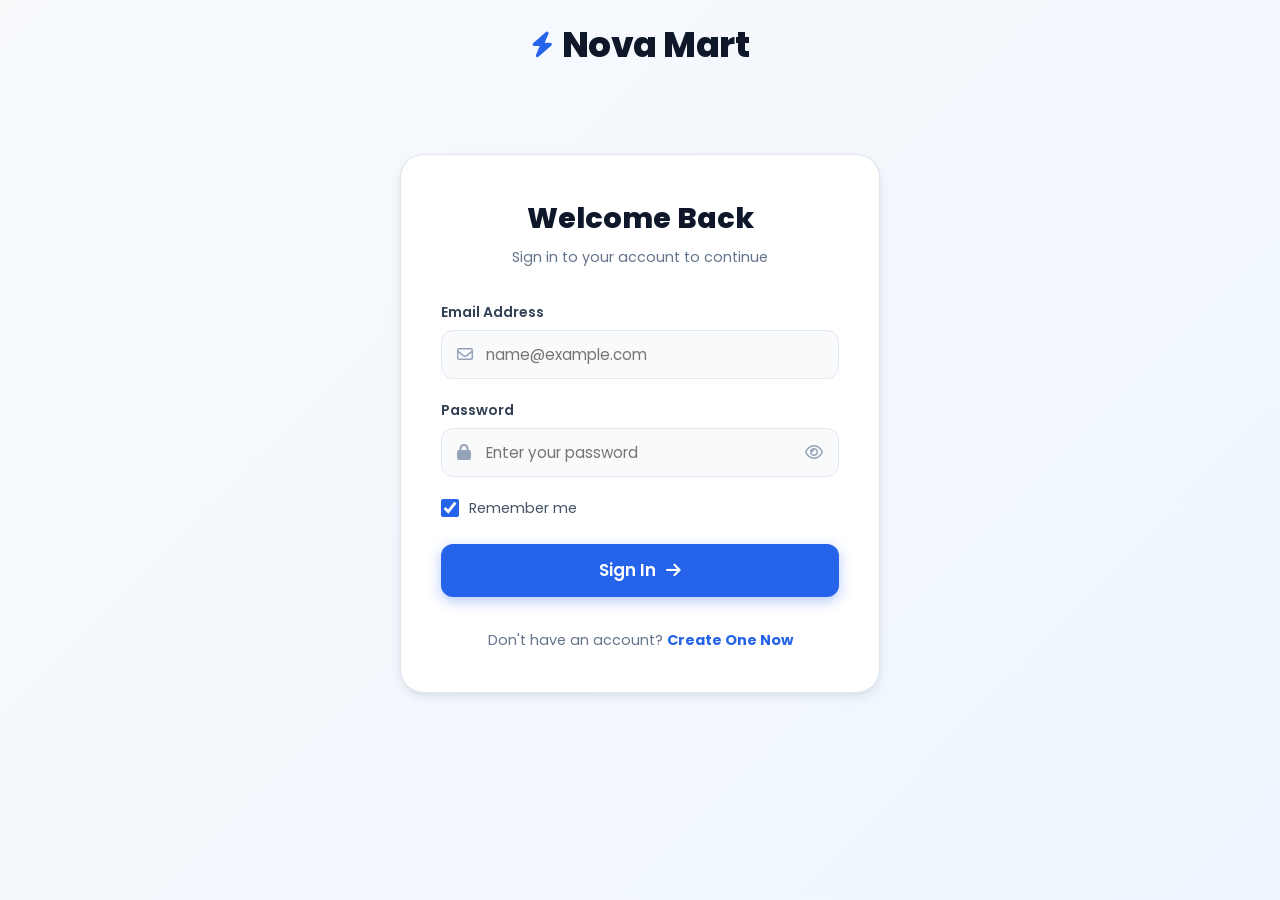
<file: login.html>
<!DOCTYPE html>
<html lang="en">
<head>
  <meta charset="UTF-8">
  <meta name="viewport" content="width=device-width, initial-scale=1.0">
  <title>Customer Login | Nova Mart</title>
  <meta name="description" content="Sign in to your Nova Mart customer account to track orders, access your wishlist, and manage profile settings.">
  
  
  <link rel="preconnect" href="https://fonts.googleapis.com">
  <link rel="preconnect" href="https://fonts.gstatic.com" crossorigin>
  <link href="https://fonts.googleapis.com/css2?family=Poppins:wght@300;400;500;600;700;800&display=swap" rel="stylesheet">
  
  
  <link rel="stylesheet" href="https://cdnjs.cloudflare.com/ajax/libs/font-awesome/6.5.1/css/all.min.css">
  
  
  <link rel="stylesheet" href="css/index.css">
</head>
<body style="background: linear-gradient(135deg, #f8fafc 0%, #eff6ff 100%);">

  
  <div id="site-preloader" class="site-preloader">
    <div class="preloader-content">
      <div class="preloader-logo">
        <i class="fa-solid fa-bolt preloader-bolt"></i>
        <span class="preloader-title">Nova Mart</span>
      </div>
      <div class="preloader-spinner-wrapper">
        <div class="preloader-spinner"></div>
      </div>
      <div class="preloader-bar-container">
        <div class="preloader-bar"></div>
      </div>
      <p class="preloader-text">Loading store...</p>
    </div>
  </div>

  
  <header class="header-main" style="background: transparent; border: none;">
    <div class="container-custom">
      <div class="header-wrapper" style="justify-content: center; height: 90px;">
        <a href="index.html" class="brand-logo" style="font-size: 2.2rem;">
          <i class="fa-solid fa-bolt"></i> Nova Mart
        </a>
      </div>
    </div>
  </header>

  
  <main class="auth-page-wrapper">
    <div class="auth-card">
      <div class="auth-header">
        <h2>Welcome Back</h2>
        <p style="color: var(--clr-gray-600); font-size: 0.9rem; margin-top: 0.3rem;">Sign in to your account to continue</p>
      </div>

      <form id="login-form">
        
        <div class="form-group">
          <label>Email Address</label>
          <div class="input-with-icon">
            <i class="fa-regular fa-envelope"></i>
            <input type="email" placeholder="name@example.com" required>
          </div>
        </div>

        <div class="form-group">
          <label>Password</label>
          <div class="input-with-icon">
            <i class="fa-solid fa-lock"></i>
            <input type="password" id="login-password" placeholder="Enter your password" required>
            <i class="fa-regular fa-eye toggle-password" onclick="
              const input = document.getElementById('login-password');
              input.type = input.type === 'password' ? 'text' : 'password';
              this.className = input.type === 'password' ? 'fa-regular fa-eye toggle-password' : 'fa-regular fa-eye-slash toggle-password';
            "></i>
          </div>
        </div>

        <div style="display: flex; align-items: center; margin-bottom: 1.5rem; font-size: 0.88rem;">
          <label class="checkbox-label">
            <input type="checkbox" checked> Remember me
          </label>
        </div>

        <button type="submit" class="btn-custom btn-primary-custom" style="width: 100%; justify-content: center; font-size: 1.05rem; padding: 0.85rem;">
          Sign In <i class="fa-solid fa-arrow-right"></i>
        </button>

      </form>

      <p style="text-align: center; font-size: 0.9rem; color: var(--clr-gray-600); margin-top: 2rem;">
        Don't have an account? <a href="register.html" style="color: var(--clr-primary); font-weight: 700;">Create One Now</a>
      </p>
    </div>
  </main>

  
  <div class="toast-container"></div>

  
  <script src="js/products.js"></script>
  <script src="js/cart.js"></script>
  <script src="js/wishlist.js"></script>
  <script src="js/filters.js"></script>
  <script src="js/main.js"></script>
</body>
</html>
</file>
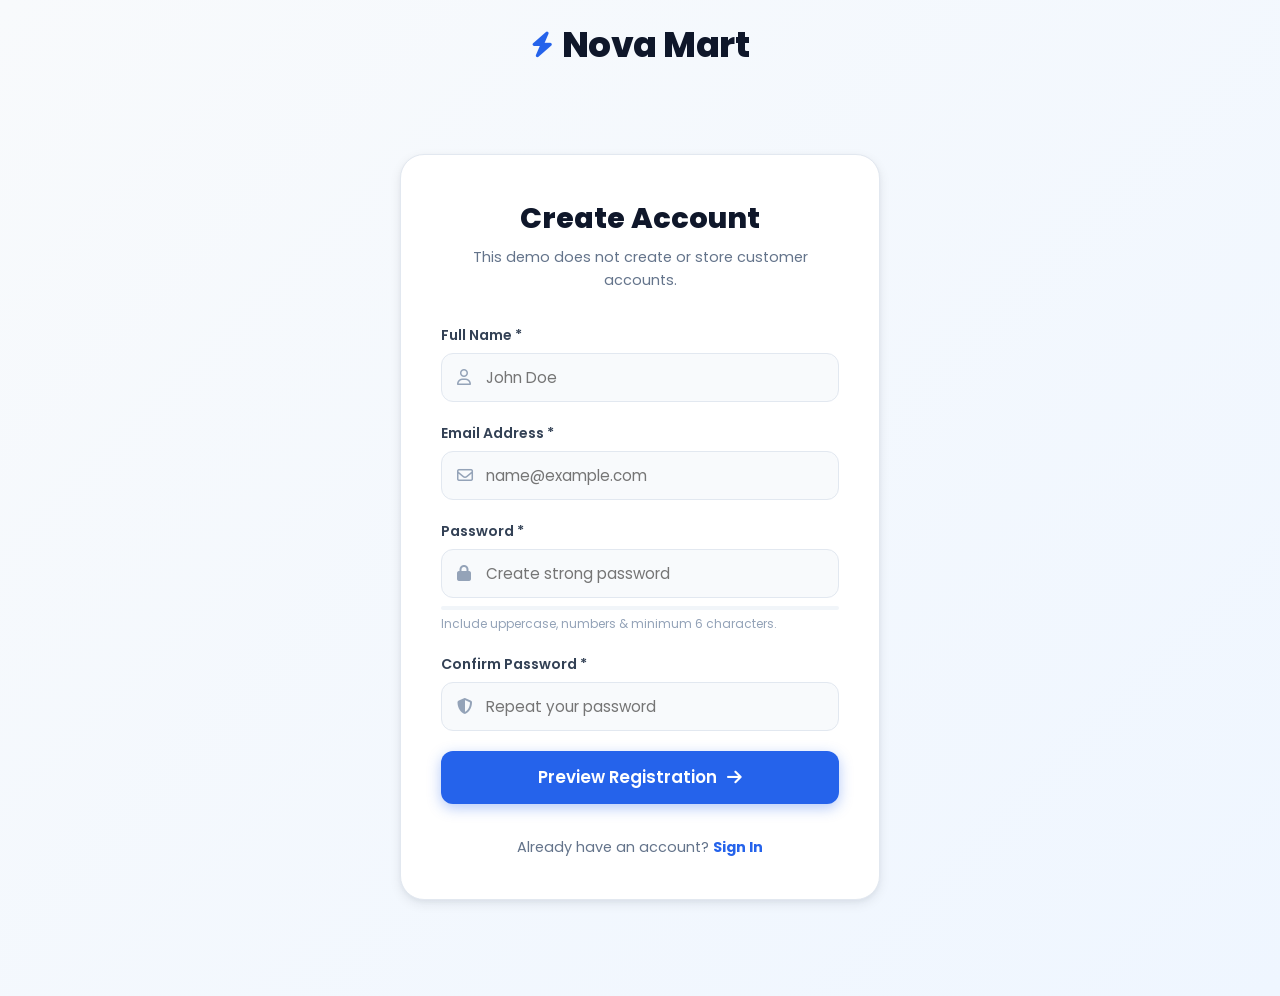
<file: register.html>
<!DOCTYPE html>
<html lang="en">
<head>
  <meta charset="UTF-8">
  <meta name="viewport" content="width=device-width, initial-scale=1.0">
  <title>Create Account | Nova Mart</title>
  <meta name="description" content="Join Nova Mart today to unlock fast checkout, order tracking, exclusive discounts, and personalized recommendations.">
  
  
  <link rel="preconnect" href="https://fonts.googleapis.com">
  <link rel="preconnect" href="https://fonts.gstatic.com" crossorigin>
  <link href="https://fonts.googleapis.com/css2?family=Poppins:wght@300;400;500;600;700;800&display=swap" rel="stylesheet">
  
  
  <link rel="stylesheet" href="https://cdnjs.cloudflare.com/ajax/libs/font-awesome/6.5.1/css/all.min.css">
  
  
  <link rel="stylesheet" href="css/index.css">
</head>
<body style="background: linear-gradient(135deg, #f8fafc 0%, #eff6ff 100%);">

  
  <div id="site-preloader" class="site-preloader">
    <div class="preloader-content">
      <div class="preloader-logo">
        <i class="fa-solid fa-bolt preloader-bolt"></i>
        <span class="preloader-title">Nova Mart</span>
      </div>
      <div class="preloader-spinner-wrapper">
        <div class="preloader-spinner"></div>
      </div>
      <div class="preloader-bar-container">
        <div class="preloader-bar"></div>
      </div>
      <p class="preloader-text">Loading store...</p>
    </div>
  </div>

  
  <header class="header-main" style="background: transparent; border: none;">
    <div class="container-custom">
      <div class="header-wrapper" style="justify-content: center; height: 90px;">
        <a href="index.html" class="brand-logo" style="font-size: 2.2rem;">
          <i class="fa-solid fa-bolt"></i> Nova Mart
        </a>
      </div>
    </div>
  </header>

  
  <main class="auth-page-wrapper">
    <div class="auth-card">
      <div class="auth-header">
        <h2>Create Account</h2>
        <p style="color: var(--clr-gray-600); font-size: 0.9rem; margin-top: 0.3rem;">This demo does not create or store customer accounts.</p>
      </div>

      <form id="register-form">
        
        <div class="form-group">
          <label>Full Name *</label>
          <div class="input-with-icon">
            <i class="fa-regular fa-user"></i>
            <input type="text" placeholder="John Doe" required>
          </div>
        </div>

        <div class="form-group">
          <label>Email Address *</label>
          <div class="input-with-icon">
            <i class="fa-regular fa-envelope"></i>
            <input type="email" placeholder="name@example.com" required>
          </div>
        </div>

        <div class="form-group">
          <label>Password *</label>
          <div class="input-with-icon">
            <i class="fa-solid fa-lock"></i>
            <input type="password" id="reg-password" placeholder="Create strong password" required>
          </div>
          
          <div class="strength-meter">
            <div class="strength-bar"></div>
          </div>
          <span style="font-size: 0.75rem; color: var(--clr-gray-500); margin-top: 0.25rem; display: block;">
            Include uppercase, numbers & minimum 6 characters.
          </span>
        </div>

        <div class="form-group">
          <label>Confirm Password *</label>
          <div class="input-with-icon">
            <i class="fa-solid fa-shield-halved"></i>
            <input type="password" placeholder="Repeat your password" required>
          </div>
        </div>

        <button type="submit" class="btn-custom btn-primary-custom" style="width: 100%; justify-content: center; font-size: 1.05rem; padding: 0.85rem;">
          Preview Registration <i class="fa-solid fa-arrow-right"></i>
        </button>

      </form>

      <p style="text-align: center; font-size: 0.9rem; color: var(--clr-gray-600); margin-top: 2rem;">
        Already have an account? <a href="login.html" style="color: var(--clr-primary); font-weight: 700;">Sign In</a>
      </p>
    </div>
  </main>

  
  <div class="toast-container"></div>

  
  <script src="js/products.js"></script>
  <script src="js/cart.js"></script>
  <script src="js/wishlist.js"></script>
  <script src="js/filters.js"></script>
  <script src="js/main.js"></script>
</body>
</html>
</file>
<file: css/index.css>
@import url('variables.css');
@import url('header.css');
@import url('components.css');
@import url('shop.css');
@import url('product-details.css');
@import url('cart-checkout.css');
@import url('auth.css');
@import url('profile.css');
@import url('footer.css');
</file>
